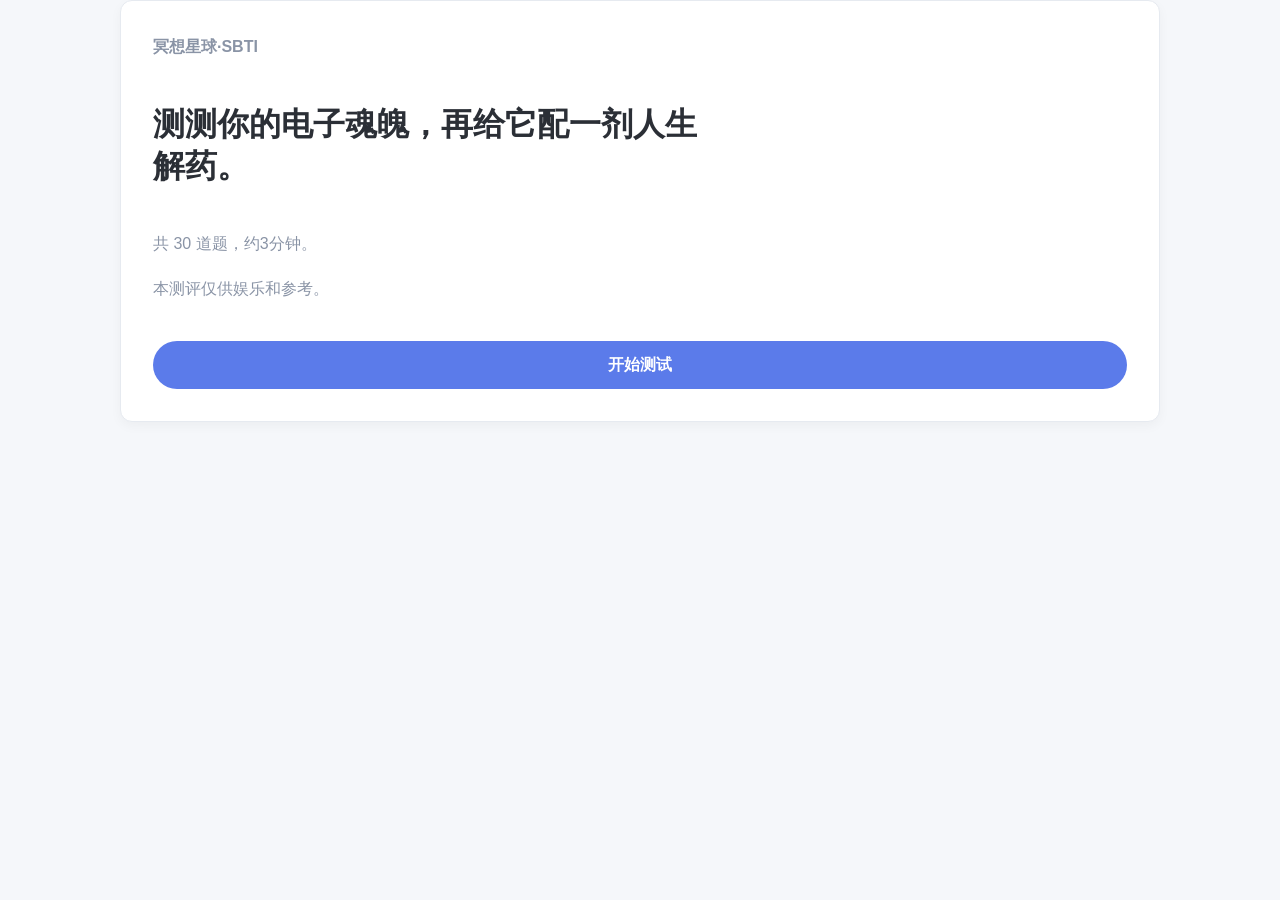
<file: index.html>
<!doctype html>
<html lang="zh-CN">
  <head>
    <meta charset="UTF-8" />
    <meta name="viewport" content="width=device-width, initial-scale=1.0" />
    <title>冥想星球·SBTI</title>
    <meta
      name="description"
      content="冥想星球·SBTI 测评。测试你的人格，并根据人格结果推荐对应的人生解药。"
    />
    <link rel="stylesheet" href="./assets/styles.css" />
  </head>
  <body>
    <main class="app-shell app-shell--survey">
      <section class="intro-screen" id="introScreen">
        <div class="card intro-card">
          <div class="intro-copy">
            <p class="section-kicker">冥想星球·SBTI</p>
            <h2>测测你的电子魂魄，再给它配一剂人生解药。</h2>
            <p class="intro-summary">
              共 30 道题，约3分钟。
            </p>
            <p class="intro-note">本测评仅供娱乐和参考。</p>
            <div class="intro-actions">
              <button class="button-primary" id="startBtn" type="button">开始测试</button>
            </div>
          </div>
        </div>
      </section>

      <section class="test hidden" id="testScreen">
        <div class="card test-card">
          <div class="test-progress">
            <div class="progress-label progress" id="progressText">0 / 30</div>
            <div class="progress-track" aria-hidden="true"><span id="progressBar"></span></div>
          </div>
          <div class="test-head">
            <p class="section-kicker" id="questionMeta">第 1 题</p>
            <h2 id="questionTitle">题目加载中</h2>
          </div>
          <form id="questionForm" class="options"></form>
          <div class="test-actions">
            <button class="button-ghost" id="prevBtn" type="button">上一题</button>
            <button class="button-secondary" id="nextBtn" type="button">下一题</button>
            <button class="button-primary hidden" id="submitBtn" type="button">查看结果</button>
          </div>
        </div>
      </section>
    </main>

    <script src="./assets/data/sbti-questions.js"></script>
    <script src="./assets/data/sbti-results.js"></script>
    <script src="./assets/data/sbti-data.js"></script>
    <script src="./assets/data/antidote-data.js"></script>
    <script src="./assets/js/app.js"></script>
  </body>
</html>
</file>
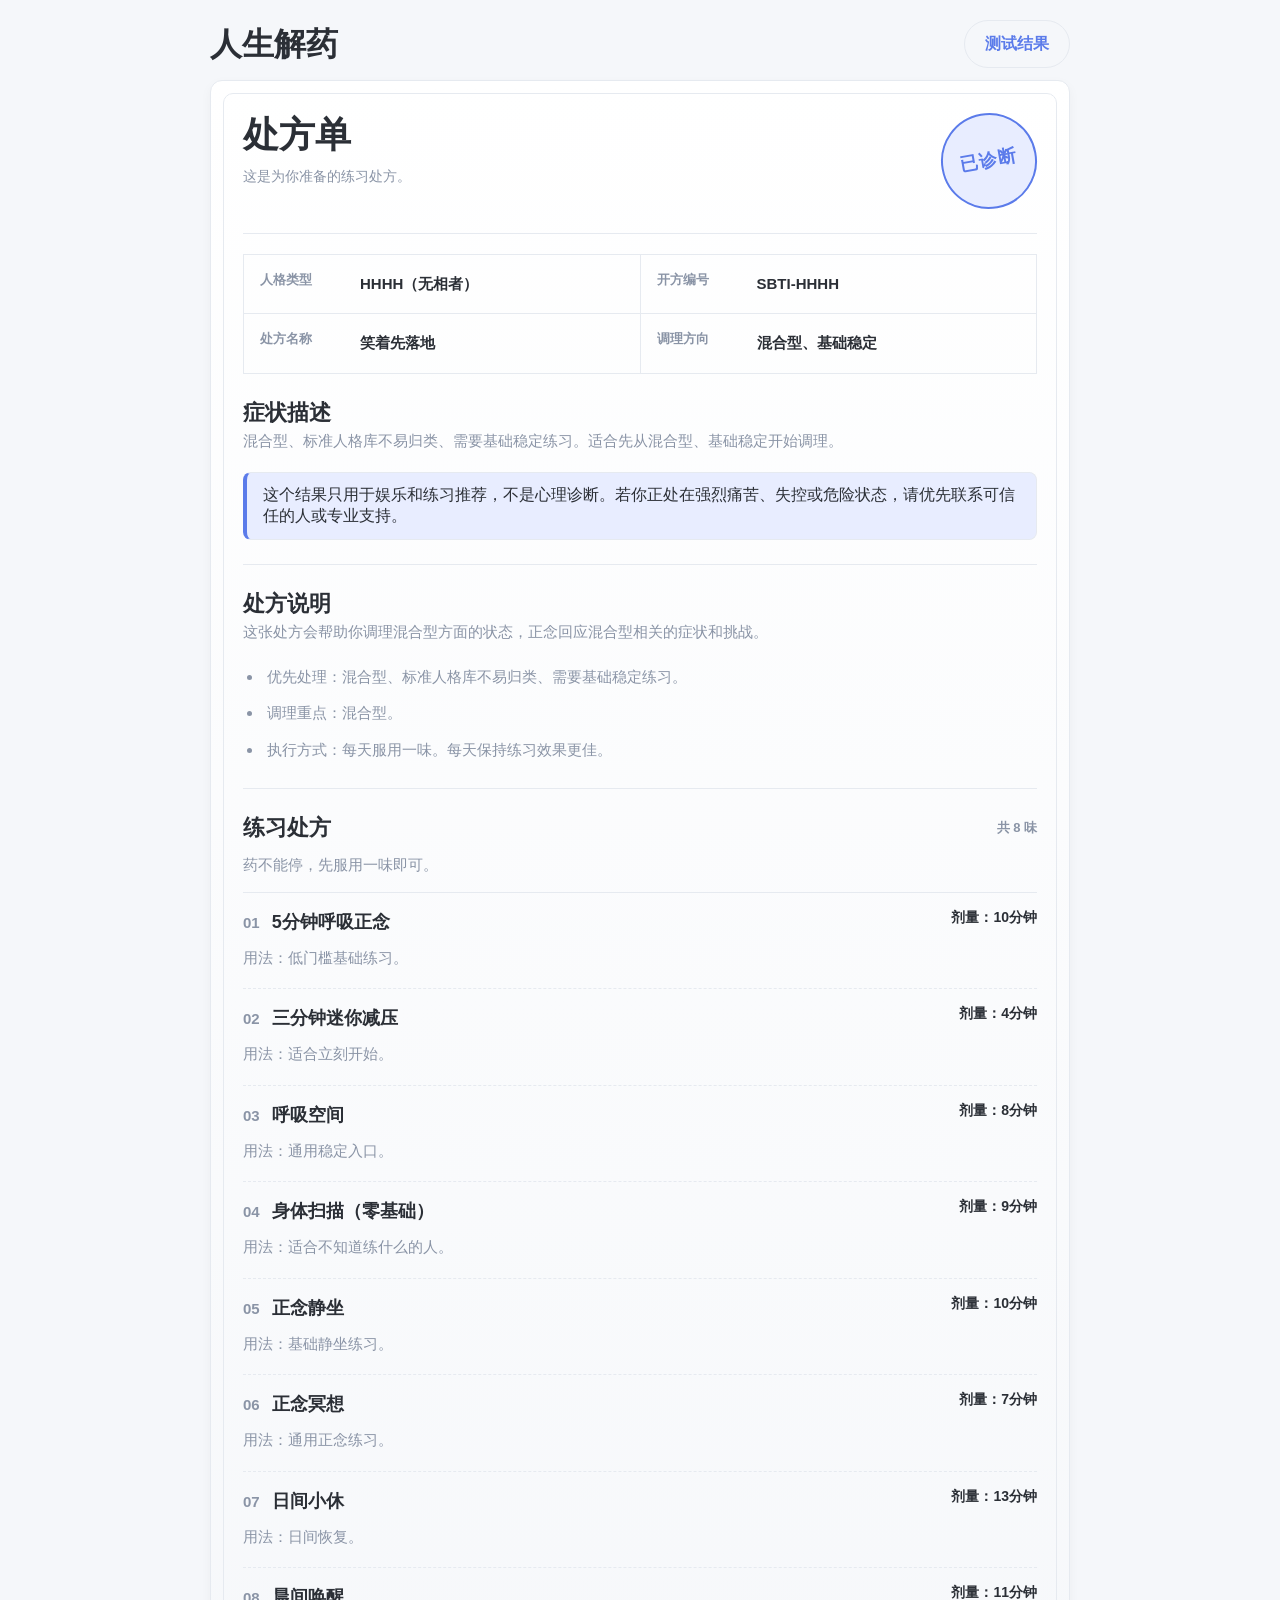
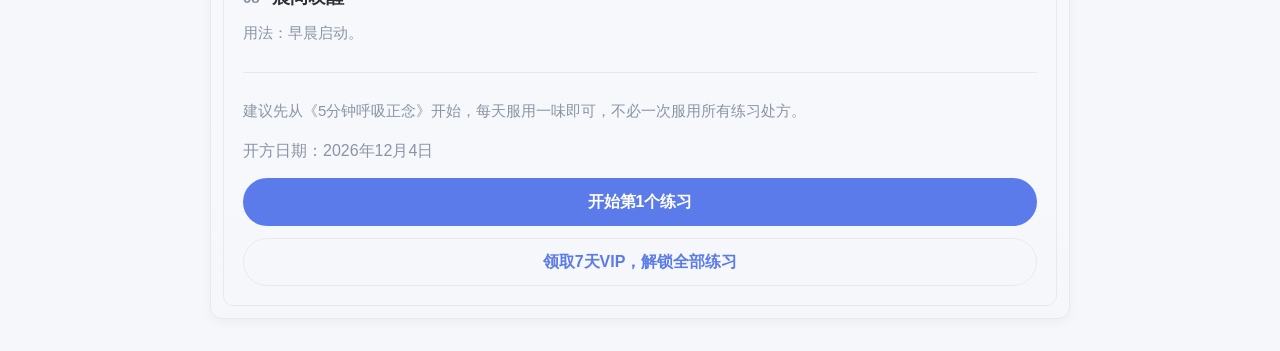
<file: personality-antidote.html>
<!doctype html>
<html lang="zh-CN">
  <head>
    <meta charset="UTF-8" />
    <meta name="viewport" content="width=device-width, initial-scale=1.0" />
    <title>人生解药</title>
    <meta
      name="description"
      content="根据冥想星球·SBTI 人格结果展示对应的人生解药，提供 8 条左右冥想练习。"
    />
    <link rel="stylesheet" href="./assets/styles.css" />
  </head>
  <body>
    <main class="app-shell">
      <div class="sheet-nav">
        <h1 class="sheet-nav-title">人生解药</h1>
        <a class="button-ghost" href="./result.html">测试结果</a>
      </div>

      <section class="surface prescription-sheet">
        <header class="sheet-head">
          <div class="clinic-copy">
            <h1 id="pageTitle">人生解药</h1>
            <p class="clinic-note" id="clinicSubtitle">根据你当前的人格状态生成的练习处方。</p>
          </div>
          <div class="diagnosis-stamp" aria-hidden="true">已诊断</div>
        </header>

        <section class="patient-grid" aria-label="人格档案">
          <div class="info-row">
            <span class="info-label">人格类型</span>
            <strong class="info-value" id="prescriptionTitle">正在读取人格结果。</strong>
          </div>
          <div class="info-row">
            <span class="info-label">开方编号</span>
            <strong class="info-value" id="prescriptionCode">SBTI</strong>
          </div>
          <div class="info-row">
            <span class="info-label">处方名称</span>
            <strong class="info-value" id="prescriptionName">正在配药方</strong>
          </div>
          <div class="info-row">
            <span class="info-label">调理方向</span>
            <strong class="info-value" id="prescriptionDirection">调理方向读取中</strong>
          </div>
        </section>

        <section class="sheet-section">
          <h3 class="sheet-title">症状描述</h3>
          <p class="sheet-paragraph" id="symptomDescription">请稍等，正在读取你的测评结果。</p>
          <p class="safety-note hidden" id="sensitiveNote">
            这个结果只用于娱乐和练习推荐，不是心理诊断。若你正处在强烈痛苦、失控或危险状态，请优先联系可信任的人或专业支持。
          </p>
        </section>

        <section class="sheet-section">
          <h3 class="sheet-title">处方说明</h3>
          <p class="sheet-paragraph" id="instructionLead">正在生成处方说明</p>
          <ul class="instruction-list" id="instructionList"></ul>
        </section>

        <section class="sheet-section">
          <div class="section-head">
            <div>
              <!-- <p class="section-kicker">练习处方</p> -->
              <h3 class="sheet-title">练习处方</h3>
            </div>
            <span class="prescription-count" id="practiceCount">0 味</span>
          </div>
          <p class="prescription-summary" id="practiceLead">按顺序执行本次处方练习。</p>
          <div class="rx-list" id="practiceList"></div>
        </section>

        <footer class="sheet-footer">
          <p class="sheet-paragraph" id="signatureText">先从第一味开始，今天服用一味就够。</p>
          <p class="prescription-date" id="prescriptionDate">开方日期：读取中</p>
          <div class="footer-actions">
            <a class="button-primary" id="firstPracticeLink" href="./index.html">开始第1个练习</a>
            <a
              class="button-ghost"
              href="http://mk.xinlifm.site/mpus/dptg95e"
              target="_blank"
              rel="noopener noreferrer"
            >
              领取7天VIP，解锁全部练习
            </a>
          </div>
        </footer>
      </section>
    </main>

    <script src="./assets/data/sbti-questions.js"></script>
    <script src="./assets/data/sbti-results.js"></script>
    <script src="./assets/data/sbti-data.js"></script>
    <script src="./assets/data/antidote-data.js"></script>
    <script src="./assets/js/personality-antidote.js"></script>
  </body>
</html>
</file>
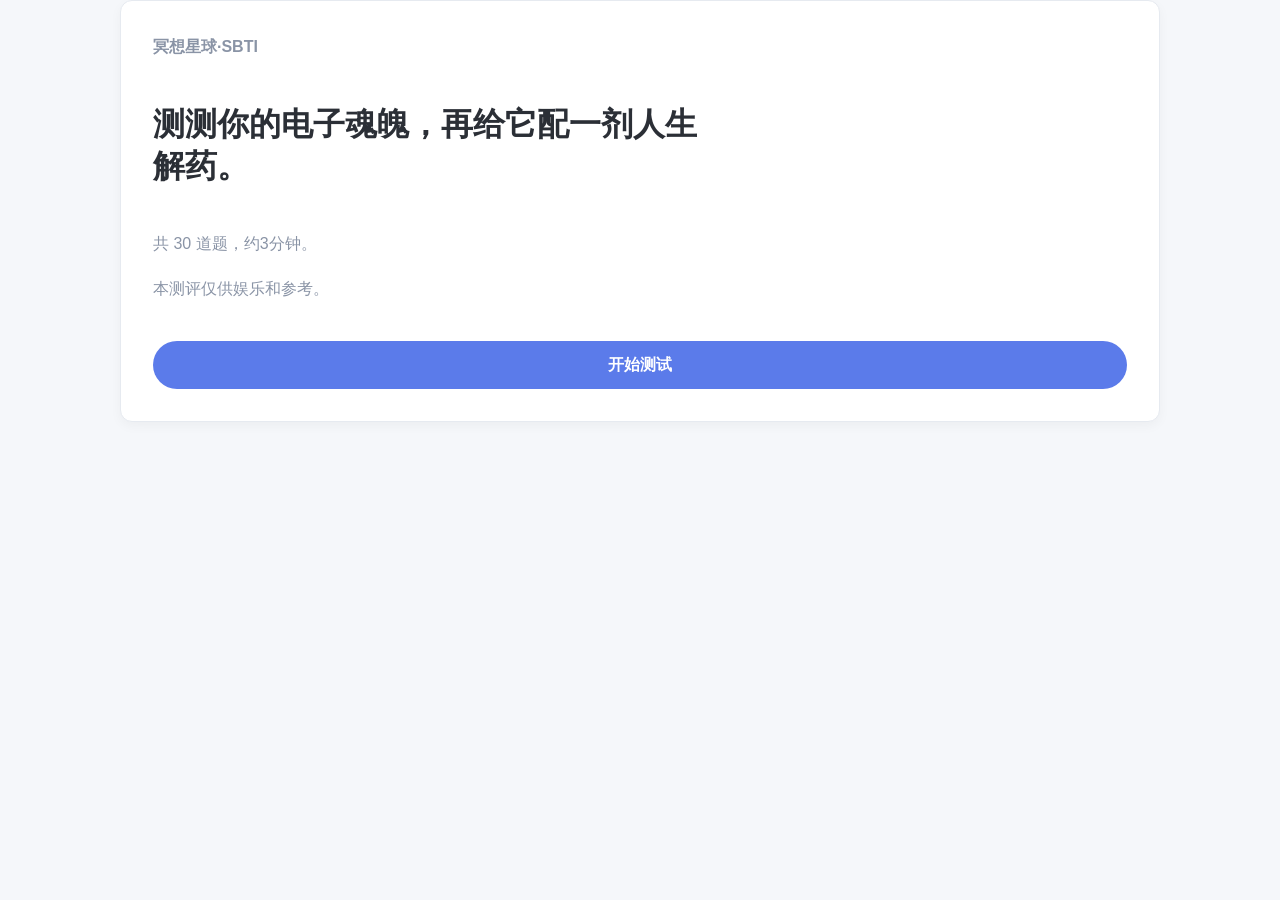
<file: result.html>
<!doctype html>
<html lang="zh-CN">
  <head>
    <meta charset="UTF-8" />
    <meta name="viewport" content="width=device-width, initial-scale=1.0" />
    <title>冥想星球·SBTI</title>
    <meta
      name="description"
      content="冥想星球·SBTI 测评结果。查看你的人格结果和对应的人生解药。"
    />
    <link rel="stylesheet" href="./assets/styles.css" />
  </head>
  <body>
    <main class="app-shell">
      <header class="topbar" id="topbar">
        <div>
          <h1>冥想星球 · SBTI</h1>
        </div>
        <button class="button-ghost" id="resetTopBtn" type="button">重新测试</button>
      </header>

      <section class="result" id="resultScreen">
        <div class="card result-card result-card--highlight">
          <div class="result-hero">
            <div class="result-figure result-figure--empty" id="resultFigure">
              <img class="result-figure-image" id="resultFigureImage" alt="" />
              <div class="result-figure-placeholder" id="resultFigureLabel">人格图占位</div>
            </div>
            <div class="result-hero-copy">
              <p class="section-kicker" id="resultKicker">你当前是</p>
              <h2 class="result-highlight" id="resultName">CTRL（拿捏者）</h2>
              <p class="result-match" id="matchBadge">匹配度 92%</p>
            </div>
          </div>
        </div>

        <div class="card result-card result-card--detail">
          <p class="section-kicker">开场白</p>
          <blockquote class="result-quote" id="resultIntro">怎么样，被我拿捏了吧？</blockquote>
          <p class="section-kicker">人格解读</p>
          <p class="result-description" id="resultDesc"></p>
          <p class="safety-note hidden" id="safetyNote"></p>
        </div>

        <div class="card result-card result-card--antidote" id="antidoteBlock">
          <p class="section-kicker">人生解药</p>
          <h3 id="antidoteTitle">松开方向盘</h3>
          <p id="antidoteSubtitle">适合从控制感和责任压力里松一口气。</p>
          <button class="button-primary" id="antidoteBtn" type="button">查看人生解药</button>
        </div>

        <!-- <div class="card result-card result-card--dimensions">
          <p class="section-kicker">十五维度</p>
          <div class="dimension-list" id="dimensionList"></div>
        </div> -->

        <div class="result-actions">
          <button class="button-ghost" id="restartBtn" type="button">领取7天冥想星球VIP</button>
        </div>
      </section>
    </main>

    <script src="./assets/data/sbti-questions.js"></script>
    <script src="./assets/data/sbti-results.js"></script>
    <script src="./assets/data/sbti-data.js"></script>
    <script src="./assets/data/antidote-data.js"></script>
    <script src="./assets/js/result.js"></script>
  </body>
</html>
</file>
<file: assets/styles.css>
:root {
  --color-bg: #f5f7fa;
  --color-surface: #ffffff;
  --color-text-primary: #2b2f36;
  --color-text-secondary: #8a94a6;
  --color-text-disabled: #c0c6d4;
  --color-primary: #5b7bea;
  --color-primary-light: #e8edff;
  --color-border: #e6eaf0;
  --color-fill-light: #f2f4f8;
  --color-success: #6fcf97;
  --space-4: 4px;
  --space-8: 8px;
  --space-12: 12px;
  --space-16: 16px;
  --space-20: 20px;
  --space-24: 24px;
  --space-32: 32px;
  --radius-sm: 8px;
  --radius-md: 12px;
  --radius-lg: 24px;
  --shadow-soft: 0 4px 12px rgba(0, 0, 0, 0.04);
}

* {
  box-sizing: border-box;
}

html,
body {
  margin: 0;
  min-height: 100%;
}

body {
  font-family: -apple-system, BlinkMacSystemFont, "Segoe UI", "PingFang SC", "Microsoft YaHei", sans-serif;
  background: var(--color-bg);
  color: var(--color-text-primary);
}

button,
a {
  font: inherit;
}

button {
  cursor: pointer;
}

a {
  color: inherit;
}

button:disabled {
  cursor: not-allowed;
  opacity: 0.45;
  color: var(--color-text-disabled);
}

.hidden {
  display: none !important;
}

.app-shell {
  width: min(1040px, calc(100% - 28px));
  margin: 0 auto;
  padding: var(--space-20) 0 var(--space-32);
}

.app-shell--survey {
  padding-top: var(--space-40);
}

.topbar {
  display: flex;
  justify-content: space-between;
  align-items: center;
  gap: var(--space-16);
  margin-bottom: var(--space-16);
}

.topbar h1,
.intro h2,
.test h2,
.result h2,
.result h3,
.prescription-card h2,
.prescription-card h3,
.prescription-hero h2,
.prescription-panel h3 {
  margin: 0;
  letter-spacing: 0;
}

.topbar h1 {
  font-size: 30px;
  line-height: 1.2;
}

.section-kicker,
.eyebrow {
  margin: 0 0 var(--space-8);
  color: var(--color-text-secondary);
  font-size: 13px;
  font-weight: 700;
}

.card,
.surface,
.prescription-panel,
.featured-practice,
.practice-item {
  background: var(--color-surface);
  border: 1px solid var(--color-border);
  border-radius: var(--radius-md);
  box-shadow: var(--shadow-soft);
}

.button-primary,
.primary-button,
.primary-link {
  display: inline-flex;
  align-items: center;
  justify-content: center;
  min-height: 48px;
  padding: 0 var(--space-20);
  border: none;
  border-radius: var(--radius-lg);
  background: var(--color-primary);
  color: var(--color-surface);
  font-weight: 700;
  text-decoration: none;
}

.button-secondary,
.secondary-button {
  display: inline-flex;
  align-items: center;
  justify-content: center;
  min-height: 48px;
  padding: 0 var(--space-20);
  border: 1px solid transparent;
  border-radius: var(--radius-lg);
  background: var(--color-primary-light);
  color: var(--color-primary);
  font-weight: 700;
}

.button-ghost,
.ghost-button,
.ghost-link {
  display: inline-flex;
  align-items: center;
  justify-content: center;
  min-height: 48px;
  padding: 0 var(--space-20);
  border: 1px solid var(--color-border);
  border-radius: var(--radius-lg);
  background: transparent;
  color: var(--color-primary);
  font-weight: 700;
  text-decoration: none;
}

.progress,
.progress-label {
  color: var(--color-primary);
  font-weight: 600;
}

.result-highlight {
  font-size: 28px;
  line-height: 1.25;
  color: var(--color-primary);
  text-align: center;
}

.intro,
.test,
.result {
  padding: var(--space-24);
}

.intro-screen {
  display: block;
}

.intro-card {
  min-height: 420px;
  overflow: hidden;
}

.intro-copy {
  display: flex;
  flex-direction: column;
  justify-content: center;
  gap: var(--space-16);
  min-height: 420px;
  padding: var(--space-32);
}

.intro-copy h2 {
  max-width: 560px;
  font-size: 32px;
  line-height: 1.3;
}

.intro-copy p {
  max-width: 680px;
  margin: 0;
  color: var(--color-text-secondary);
  font-size: 16px;
  line-height: 1.8;
}

.intro-summary {
  max-width: 560px;
}

.intro-note {
  max-width: 520px;
  font-size: 14px;
}

.intro-actions {
  display: flex;
  align-items: center;
  margin-top: auto;
  padding-top: var(--space-12);
}

.intro-actions .button-primary {
  width: 100%;
}

.test-head {
  margin-bottom: var(--space-24);
}

.test h2 {
  max-width: 820px;
  font-size: 24px;
  line-height: 1.55;
  white-space: pre-wrap;
}

.test-progress {
  display: flex;
  flex-direction: column;
  align-items: stretch;
  gap: var(--space-8);
  width: 100%;
  min-width: 0;
  margin-bottom: var(--space-20);
}

.test-card {
  padding: var(--space-24);
}

.progress-track {
  height: 8px;
  width: 100%;
  overflow: hidden;
  border-radius: var(--radius-sm);
  background: var(--color-fill-light);
}

.progress-track span {
  display: block;
  width: 0;
  height: 100%;
  border-radius: inherit;
  background: var(--color-primary);
  transition: width 180ms ease;
}

.options {
  display: grid;
  gap: var(--space-12);
  margin-top: var(--space-12);
}

.option,
.option-row {
  display: grid;
  grid-template-columns: 34px 1fr;
  gap: var(--space-12);
  align-items: start;
  min-height: 48px;
  padding: var(--space-16);
  border: 1px solid var(--color-border);
  border-radius: var(--radius-lg);
  background: var(--color-fill-light);
}

.option.selected,
.option-row.selected {
  border: 2px solid var(--color-primary);
  background: var(--color-surface);
  color: var(--color-primary);
}

.option {
  cursor: pointer;
}

.option input,
.option-row input {
  width: 20px;
  height: 20px;
  margin: 2px 0 0;
  accent-color: var(--color-primary);
}

.option-label {
  color: var(--color-text-primary);
  font-size: 16px;
  line-height: 1.65;
}

.option-code {
  color: var(--color-primary);
  font-weight: 700;
  margin-right: var(--space-8);
}

.test-actions,
.result-actions,
.prescription-actions {
  display: flex;
  flex-wrap: wrap;
  gap: var(--space-12);
  align-items: center;
  margin-top: var(--space-24);
}

.test-actions {
  justify-content: flex-start;
}

.test-actions > button {
  flex: 1 1 0;
  min-width: 0;
}

.result-actions,
.prescription-actions {
  justify-content: flex-end;
}

.result-actions {
  justify-content: stretch;
}

.result-actions .button-ghost {
  width: 100%;
}

.result {
  display: grid;
  gap: var(--space-16);
  padding: 0;
}

.result-card {
  padding: var(--space-20);
}

.result-card--highlight {
  min-height: 180px;
}

.result-hero {
  display: grid;
  grid-template-columns: 136px minmax(0, 1fr);
  gap: var(--space-20);
  align-items: center;
}

.result-figure {
  display: grid;
  place-items: center;
  overflow: hidden;
  min-height: 136px;
  border: 1px solid var(--color-border);
  border-radius: var(--radius-md);
  background: var(--color-fill-light);
}

.result-figure-image {
  display: block;
  width: 100%;
  height: 100%;
  min-height: 136px;
  object-fit: cover;
}

.result-figure-placeholder {
  display: flex;
  align-items: center;
  justify-content: center;
  width: 100%;
  min-height: 136px;
  padding: var(--space-16);
  color: var(--color-text-secondary);
  font-size: 14px;
  font-weight: 700;
  line-height: 1.6;
  text-align: center;
}

.result-figure--empty .result-figure-image {
  display: none;
}

.result-figure--ready .result-figure-placeholder {
  display: none;
}

.result-hero-copy {
  display: grid;
  gap: var(--space-12);
}

.result-hero-copy .section-kicker,
.result-hero-copy .result-match {
  justify-self: start;
}

.result-hero-copy .result-highlight {
  text-align: left;
}

.result-match {
  display: inline-flex;
  align-items: center;
  justify-content: center;
  min-height: 36px;
  margin: 0;
  padding: 0 var(--space-12);
  border: 1px solid var(--color-border);
  border-radius: var(--radius-lg);
  background: var(--color-primary-light);
  color: var(--color-primary);
  font-weight: 700;
}

.result-card--detail,
.result-card--antidote,
.result-card--dimensions {
  display: grid;
  gap: var(--space-12);
}

.result-card--antidote h3 {
  margin: 0;
  font-size: 22px;
  line-height: 1.35;
}

.result-card--antidote p {
  margin: 0;
  color: var(--color-text-secondary);
  font-size: 15px;
  line-height: 1.9;
}

.result-card--detail p,
.prescription-hero p,
.practice-item p {
  color: var(--color-text-secondary);
  font-size: 15px;
  line-height: 1.9;
}

.result-quote {
  margin: 0 0 var(--space-20);
  padding: var(--space-16);
  border: 1px solid var(--color-border);
  border-radius: var(--radius-sm);
  background: var(--color-primary-light);
  color: var(--color-text-primary);
  font-size: 18px;
  font-weight: 700;
  line-height: 1.6;
}

.result-description {
  margin: 0;
  color: var(--color-text-primary) !important;
  font-size: 16px !important;
  line-height: 1.95 !important;
  white-space: pre-wrap;
}

.dimension-list {
  display: grid;
  gap: var(--space-8);
}

.dimension-item {
  display: grid;
  grid-template-columns: 52px minmax(0, 1fr) auto;
  gap: var(--space-12);
  align-items: center;
  padding: var(--space-12) 0;
}

.dimension-item + .dimension-item {
  border-top: 1px solid var(--color-border);
}

.dimension-code,
.dimension-level {
  margin: 0;
  font-weight: 700;
}

.dimension-code {
  color: var(--color-primary);
  text-transform: uppercase;
}

.dimension-copy {
  display: grid;
  gap: var(--space-4);
}

.dimension-model,
.dimension-name {
  margin: 0;
}

.dimension-model {
  color: var(--color-text-secondary);
  font-size: 13px;
  line-height: 1.5;
}

.dimension-name {
  color: var(--color-text-primary);
  font-size: 15px;
  line-height: 1.6;
}

.dimension-level {
  display: inline-flex;
  align-items: center;
  justify-content: center;
  min-width: 56px;
  min-height: 32px;
  padding: 0 var(--space-8);
  border: 1px solid var(--color-border);
  border-radius: var(--radius-lg);
  background: var(--color-primary-light);
  color: var(--color-primary);
}

.safety-note {
  padding: var(--space-12) var(--space-16);
  margin: 0;
  border: 1px solid var(--color-border);
  border-radius: var(--radius-sm);
  background: var(--color-primary-light);
  color: var(--color-text-primary) !important;
}

.sheet-nav {
  display: flex;
  justify-content: space-between;
  align-items: center;
  gap: var(--space-16);
  max-width: 860px;
  margin: 0 auto var(--space-12);
}

.sheet-nav-title {
  margin: 0;
  font-size: 32px;
  line-height: 1.2;
}

.prescription-sheet {
  position: relative;
  max-width: 860px;
  margin: 0 auto;
  padding: var(--space-32);
  overflow: hidden;
  background: linear-gradient(180deg, var(--color-surface), var(--color-bg));
  isolation: isolate;
}

.prescription-sheet::before {
  content: "";
  position: absolute;
  inset: var(--space-12);
  border: 1px solid var(--color-border);
  border-radius: calc(var(--radius-md) - 2px);
  pointer-events: none;
  z-index: -1;
}

.sheet-head {
  display: flex;
  justify-content: space-between;
  gap: var(--space-24);
  align-items: flex-start;
  padding-bottom: var(--space-24);
  border-bottom: 1px solid var(--color-border);
}

.clinic-copy {
  display: grid;
  gap: var(--space-8);
  flex: 1 1 auto;
  min-width: 0;
}

.clinic-note,
.info-label,
.prescription-count,
.prescription-date {
  margin: 0;
  color: var(--color-text-secondary);
}

.clinic-copy h1,
.sheet-title,
.prescription-sheet .prescription-name {
  margin: 0;
  letter-spacing: 0;
}

.clinic-copy h1 {
  font-size: 36px;
  line-height: 1.2;
}

.clinic-note {
  max-width: 560px;
  font-size: 14px;
  line-height: 1.75;
}

.diagnosis-stamp {
  display: inline-flex;
  align-items: center;
  justify-content: center;
  flex: 0 0 auto;
  width: 96px;
  height: 96px;
  border: 2px solid var(--color-primary);
  border-radius: 999px;
  background: var(--color-primary-light);
  color: var(--color-primary);
  font-size: 18px;
  font-weight: 700;
  line-height: 1.3;
  letter-spacing: 0.08em;
  text-align: center;
  white-space: nowrap;
  transform: rotate(-10deg);
}

.patient-grid {
  display: grid;
  grid-template-columns: repeat(2, minmax(0, 1fr));
  margin-top: var(--space-20);
  border-top: 1px solid var(--color-border);
  border-left: 1px solid var(--color-border);
}

.info-row {
  display: grid;
  grid-template-columns: 88px minmax(0, 1fr);
  gap: var(--space-12);
  padding: var(--space-16);
  border-right: 1px solid var(--color-border);
  border-bottom: 1px solid var(--color-border);
}

.info-label {
  font-size: 13px;
  font-weight: 700;
}

.info-value {
  color: var(--color-text-primary);
  font-size: 15px;
  line-height: 1.75;
}

.sheet-section {
  padding: var(--space-24) 0;
  border-bottom: 1px solid var(--color-border);
}

.prescription-sheet .prescription-name {
  font-size: 28px;
  line-height: 1.35;
}

.prescription-summary,
.sheet-paragraph,
.instruction-list,
.rx-usage,
.rx-scene {
  margin: 0;
  color: var(--color-text-secondary);
  font-size: 15px;
  line-height: 1.9;
}

.prescription-summary {
  margin-top: var(--space-8);
}

.sheet-title {
  font-size: 22px;
  line-height: 1.35;
}

.sheet-paragraph {
  max-width: 760px;
}

.instruction-list {
  display: grid;
  gap: var(--space-8);
  margin: var(--space-16) 0 0;
  padding-left: 20px;
}

.instruction-list li {
  padding-left: var(--space-4);
}

.section-head,
.footer-actions {
  display: flex;
  justify-content: space-between;
  gap: var(--space-12);
  align-items: center;
  flex-wrap: wrap;
}

.prescription-count {
  font-size: 13px;
  font-weight: 700;
}

.rx-list {
  margin-top: var(--space-12);
  border-top: 1px solid var(--color-border);
}

.rx-item {
  display: grid;
  grid-template-columns: minmax(0, 1fr) auto;
  gap: var(--space-20);
  align-items: start;
  padding: var(--space-16) 0;
  border-bottom: 1px dashed var(--color-border);
  color: inherit;
  text-decoration: none;
}

.rx-list .rx-item:last-child {
  border-bottom: 0;
  padding-bottom: 0;
}

a.rx-item {
  transition:
    background-color 160ms ease,
    border-color 160ms ease,
    transform 160ms ease;
}

a.rx-item:hover,
a.rx-item:focus-visible {
  background: rgba(91, 123, 234, 0.04);
  outline: none;
}

a.rx-item:active {
  transform: translateY(1px);
}

.rx-item-main {
  display: grid;
  gap: var(--space-8);
}

.rx-item-head {
  display: flex;
  align-items: baseline;
  gap: var(--space-12);
  flex-wrap: wrap;
}

.rx-item-head h4,
.rx-dose {
  margin: 0;
}

.rx-item-head h4 {
  color: var(--color-text-primary);
  font-size: 18px;
  line-height: 1.5;
}

.rx-index {
  color: var(--color-text-secondary);
  font-size: 15px;
  font-weight: 700;
}

.rx-dose {
  min-width: 120px;
  color: var(--color-text-primary);
  font-size: 14px;
  font-weight: 700;
  text-align: right;
}

.sheet-footer {
  display: grid;
  gap: var(--space-16);
  padding-top: var(--space-24);
}

.footer-actions {
  justify-content: flex-start;
  flex-direction: column;
  align-items: stretch;
}

.footer-actions .button-ghost,
.footer-actions .button-primary {
  width: 100%;
}

.prescription-sheet .safety-note {
  margin-top: var(--space-16);
  border-left: 4px solid var(--color-primary);
  background: var(--color-primary-light);
}

@media (max-width: 760px) {
  .app-shell {
    width: min(100% - 20px, 1040px);
    padding-top: var(--space-12);
  }

  .app-shell--survey {
    padding-top: var(--space-24);
  }

  .intro-copy,
  .test,
  .result {
    padding: var(--space-16);
  }

  .intro-copy h2 {
    font-size: 28px;
  }

  .intro-card,
  .intro-copy {
    min-height: auto;
  }

  .test h2 {
    font-size: 20px;
  }

  .test-head {
    margin-bottom: var(--space-20);
  }

  .test-progress {
    align-items: stretch;
    width: 100%;
    min-width: 0;
    margin-bottom: var(--space-16);
  }

  .test-card {
    padding: var(--space-16);
  }

  .progress-track {
    width: 100%;
  }

  .result-hero {
    grid-template-columns: 1fr;
    gap: var(--space-16);
  }

  .result-hero-copy {
    justify-items: center;
    text-align: center;
  }

  .result-hero-copy .section-kicker,
  .result-hero-copy .result-match {
    justify-self: center;
  }

  .result-hero-copy .result-highlight {
    text-align: center;
  }

  .dimension-item {
    grid-template-columns: 1fr auto;
  }

  .dimension-code,
  .dimension-copy {
    grid-column: 1 / 2;
  }

  .dimension-level {
    grid-column: 2 / 3;
    grid-row: 1 / span 2;
    align-self: center;
  }

  .sheet-nav {
    justify-content: space-between;
    align-items: center;
    gap: var(--space-12);
    margin-bottom: var(--space-8);
  }

  .sheet-nav-title {
    font-size: 28px;
  }

  .sheet-nav .button-ghost {
    min-height: 44px;
    padding: 0 var(--space-16);
    flex-shrink: 0;
  }

  .prescription-sheet {
    padding: var(--space-16);
  }

  .prescription-sheet::before {
    inset: var(--space-8);
  }

  .sheet-head {
    flex-direction: row;
    align-items: flex-start;
    gap: var(--space-12);
  }

  .clinic-copy h1 {
    font-size: 30px;
  }

  .diagnosis-stamp {
    width: 76px;
    height: 76px;
    font-size: 15px;
  }

  .patient-grid {
    grid-template-columns: 1fr;
  }

  .info-row {
    grid-template-columns: 72px minmax(0, 1fr);
  }

  .prescription-sheet .prescription-name {
    font-size: 24px;
  }

  .rx-item {
    grid-template-columns: 1fr;
    gap: var(--space-8);
  }

  .rx-dose {
    min-width: 0;
    text-align: left;
  }

}

@media print {
  body {
    background: var(--color-surface);
  }

  .app-shell {
    width: 100%;
    padding: 0;
  }

  .sheet-nav,
  .footer-actions {
    display: none;
  }

  .prescription-sheet {
    border: 0;
    box-shadow: none;
    padding: 0;
    background: var(--color-surface);
  }

  .prescription-sheet::before {
    display: none;
  }
}
</file>
